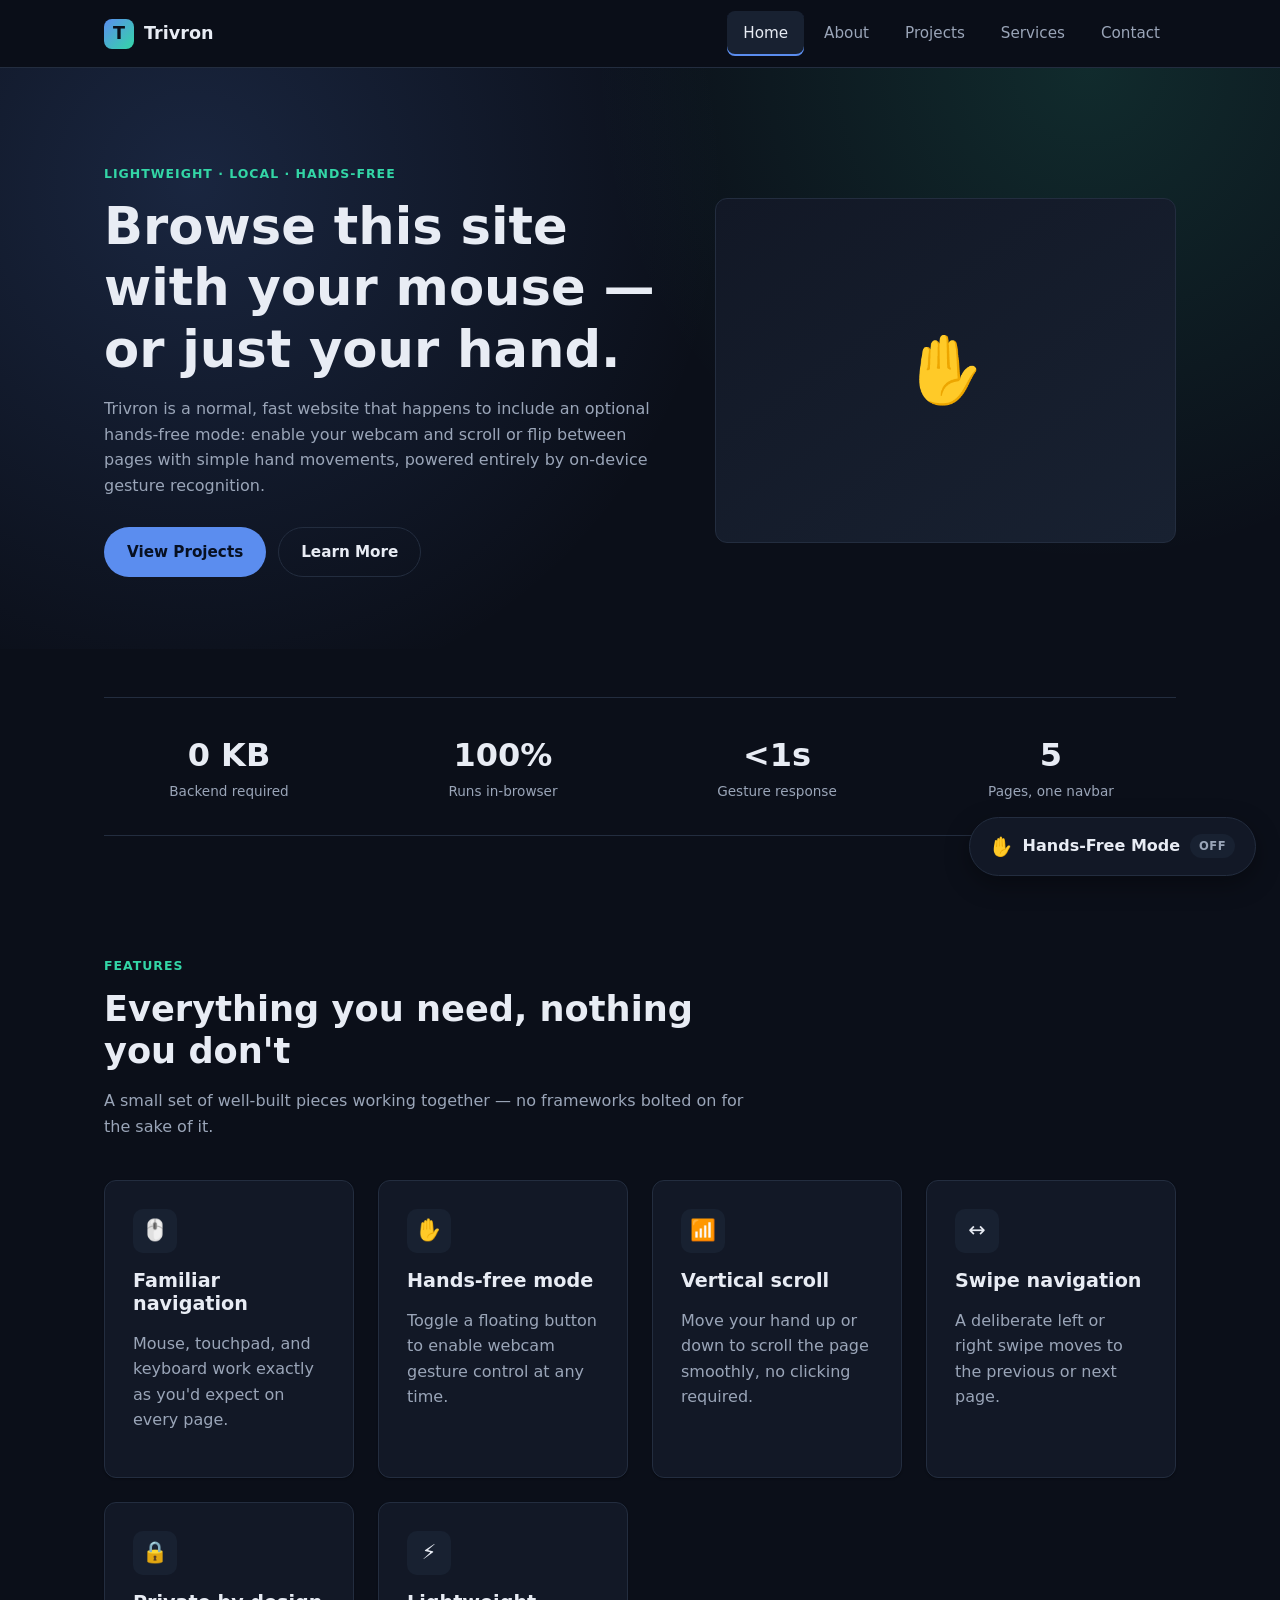
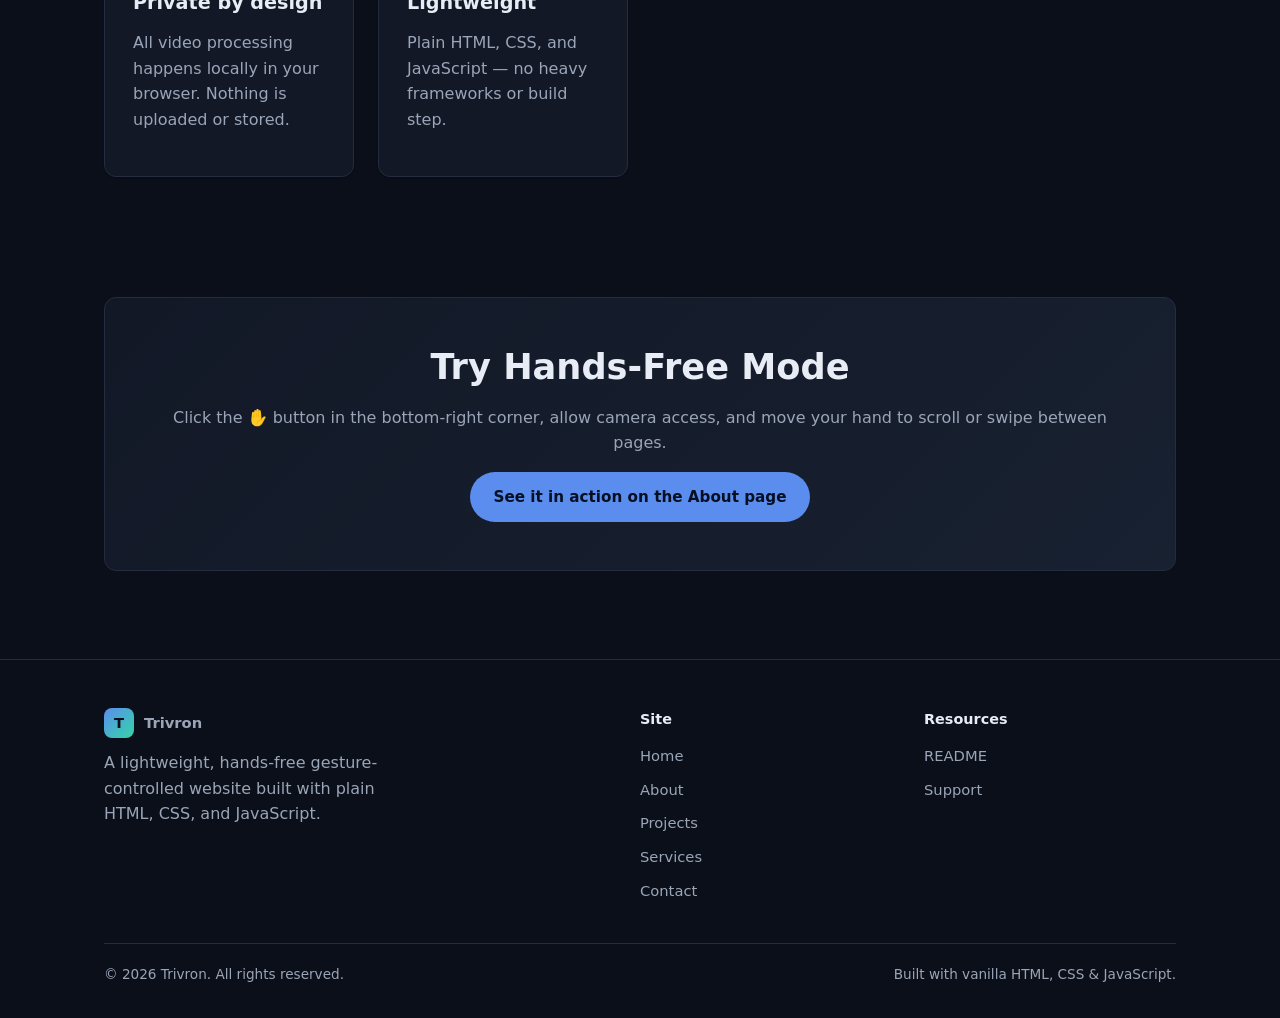
<file: index.html>
<!DOCTYPE html>
<html lang="en">
<head>
<meta charset="UTF-8">
<meta name="viewport" content="width=device-width, initial-scale=1.0">
<title>Trivron — Hands-Free Web Experiences</title>
<meta name="description" content="A modern, lightweight website you can navigate with a mouse, keyboard, or your hands via webcam gesture control.">
<link rel="stylesheet" href="css/style.css">
</head>
<body>
<a class="skip-link" href="#main">Skip to content</a>

<header class="navbar">
    <div class="navbar__inner">
        <a class="navbar__brand" href="index.html">
            <span class="navbar__brand-mark">T</span>
            Trivron
        </a>
        <button class="navbar__toggle" id="nav-toggle" aria-expanded="false" aria-controls="nav-links" aria-label="Toggle navigation menu">☰</button>
        <nav aria-label="Primary">
            <ul class="navbar__links" id="nav-links">
                <li><a class="navbar__link" data-nav-link href="index.html">Home</a></li>
                <li><a class="navbar__link" data-nav-link href="about.html">About</a></li>
                <li><a class="navbar__link" data-nav-link href="projects.html">Projects</a></li>
                <li><a class="navbar__link" data-nav-link href="services.html">Services</a></li>
                <li><a class="navbar__link" data-nav-link href="contact.html">Contact</a></li>
            </ul>
        </nav>
    </div>
</header>

<main id="main">

    <section class="hero">
        <div class="container hero__grid">
            <div>
                <p class="eyebrow">Lightweight · Local · Hands-free</p>
                <h1>Browse this site with your mouse — or just your hand.</h1>
                <p>Trivron is a normal, fast website that happens to include an optional hands-free
                   mode: enable your webcam and scroll or flip between pages with simple hand
                   movements, powered entirely by on-device gesture recognition.</p>
                <div class="hero__actions">
                    <a class="btn btn--primary" href="projects.html">View Projects</a>
                    <a class="btn btn--ghost" href="about.html">Learn More</a>
                </div>
            </div>
            <div class="hero__art" aria-hidden="true">✋</div>
        </div>
    </section>

    <section class="is-tight">
        <div class="container">
            <div class="stat-row">
                <div class="stat"><div class="stat__num">0 KB</div><div class="stat__label">Backend required</div></div>
                <div class="stat"><div class="stat__num">100%</div><div class="stat__label">Runs in-browser</div></div>
                <div class="stat"><div class="stat__num">&lt;1s</div><div class="stat__label">Gesture response</div></div>
                <div class="stat"><div class="stat__num">5</div><div class="stat__label">Pages, one navbar</div></div>
            </div>
        </div>
    </section>

    <section>
        <div class="container">
            <div class="section-head">
                <p class="eyebrow">Features</p>
                <h2>Everything you need, nothing you don't</h2>
                <p>A small set of well-built pieces working together — no frameworks bolted on
                   for the sake of it.</p>
            </div>
            <div class="grid">
                <div class="card">
                    <div class="card__icon">🖱️</div>
                    <h3>Familiar navigation</h3>
                    <p>Mouse, touchpad, and keyboard work exactly as you'd expect on every page.</p>
                </div>
                <div class="card">
                    <div class="card__icon">✋</div>
                    <h3>Hands-free mode</h3>
                    <p>Toggle a floating button to enable webcam gesture control at any time.</p>
                </div>
                <div class="card">
                    <div class="card__icon">📶</div>
                    <h3>Vertical scroll</h3>
                    <p>Move your hand up or down to scroll the page smoothly, no clicking required.</p>
                </div>
                <div class="card">
                    <div class="card__icon">↔️</div>
                    <h3>Swipe navigation</h3>
                    <p>A deliberate left or right swipe moves to the previous or next page.</p>
                </div>
                <div class="card">
                    <div class="card__icon">🔒</div>
                    <h3>Private by design</h3>
                    <p>All video processing happens locally in your browser. Nothing is uploaded or stored.</p>
                </div>
                <div class="card">
                    <div class="card__icon">⚡</div>
                    <h3>Lightweight</h3>
                    <p>Plain HTML, CSS, and JavaScript — no heavy frameworks or build step.</p>
                </div>
            </div>
        </div>
    </section>

    <section class="is-tight">
        <div class="container">
            <div class="cta">
                <h2>Try Hands-Free Mode</h2>
                <p>Click the ✋ button in the bottom-right corner, allow camera access, and move
                   your hand to scroll or swipe between pages.</p>
                <a class="btn btn--primary" href="about.html">See it in action on the About page</a>
            </div>
        </div>
    </section>

</main>

<footer class="site-footer">
    <div class="container">
        <div class="footer__grid">
            <div>
                <a class="navbar__brand" href="index.html"><span class="navbar__brand-mark">T</span>Trivron</a>
                <p style="margin-top:12px;max-width:320px;">A lightweight, hands-free gesture-controlled website built with plain HTML, CSS, and JavaScript.</p>
            </div>
            <div>
                <h4>Site</h4>
                <ul>
                    <li><a href="index.html">Home</a></li>
                    <li><a href="about.html">About</a></li>
                    <li><a href="projects.html">Projects</a></li>
                    <li><a href="services.html">Services</a></li>
                    <li><a href="contact.html">Contact</a></li>
                </ul>
            </div>
            <div>
                <h4>Resources</h4>
                <ul>
                    <li><a href="README.md">README</a></li>
                    <li><a href="contact.html">Support</a></li>
                </ul>
            </div>
        </div>
        <div class="footer__bottom">
            <span>© 2026 Trivron. All rights reserved.</span>
            <span>Built with vanilla HTML, CSS &amp; JavaScript.</span>
        </div>
    </div>
</footer>

<!-- ===== Hands-Free Mode widget (shared markup, identical on every page) ===== -->
<div class="hf-panel" id="hf-panel" hidden>
    <div class="hf-panel__video-wrap">
        <video id="hf-video" autoplay playsinline aria-label="Camera preview for hand tracking"></video>
        <button class="hf-panel__minimize" id="hf-minimize" aria-expanded="true" aria-label="Minimize camera preview">–</button>
    </div>
    <div class="hf-panel__status">
        <span class="hf-dot" id="hf-status-dot"></span>
        <span id="hf-status-text">Waiting for hand...</span>
    </div>
    <div class="hf-panel__gesture" id="hf-gesture-text"></div>
</div>

<div class="hf-error" id="hf-error" role="alert" hidden>
    <p id="hf-error-text"></p>
    <button id="hf-error-dismiss">Dismiss</button>
</div>

<pre class="hf-debug" id="hf-debug" hidden><code id="hf-debug-content"></code></pre>

<button class="hf-toggle" id="hf-toggle" type="button" aria-pressed="false" aria-label="Toggle hands-free gesture mode">
    <span class="hf-toggle__icon" aria-hidden="true">✋</span>
    <span>Hands-Free Mode</span>
    <span class="hf-toggle__label" id="hf-toggle-label">OFF</span>
</button>

<script src="js/config.js"></script>
<script src="js/navigation.js"></script>
<script src="js/hand-gesture-utility.js"></script>
<script src="js/app.js"></script>
</body>
</html>
</file>
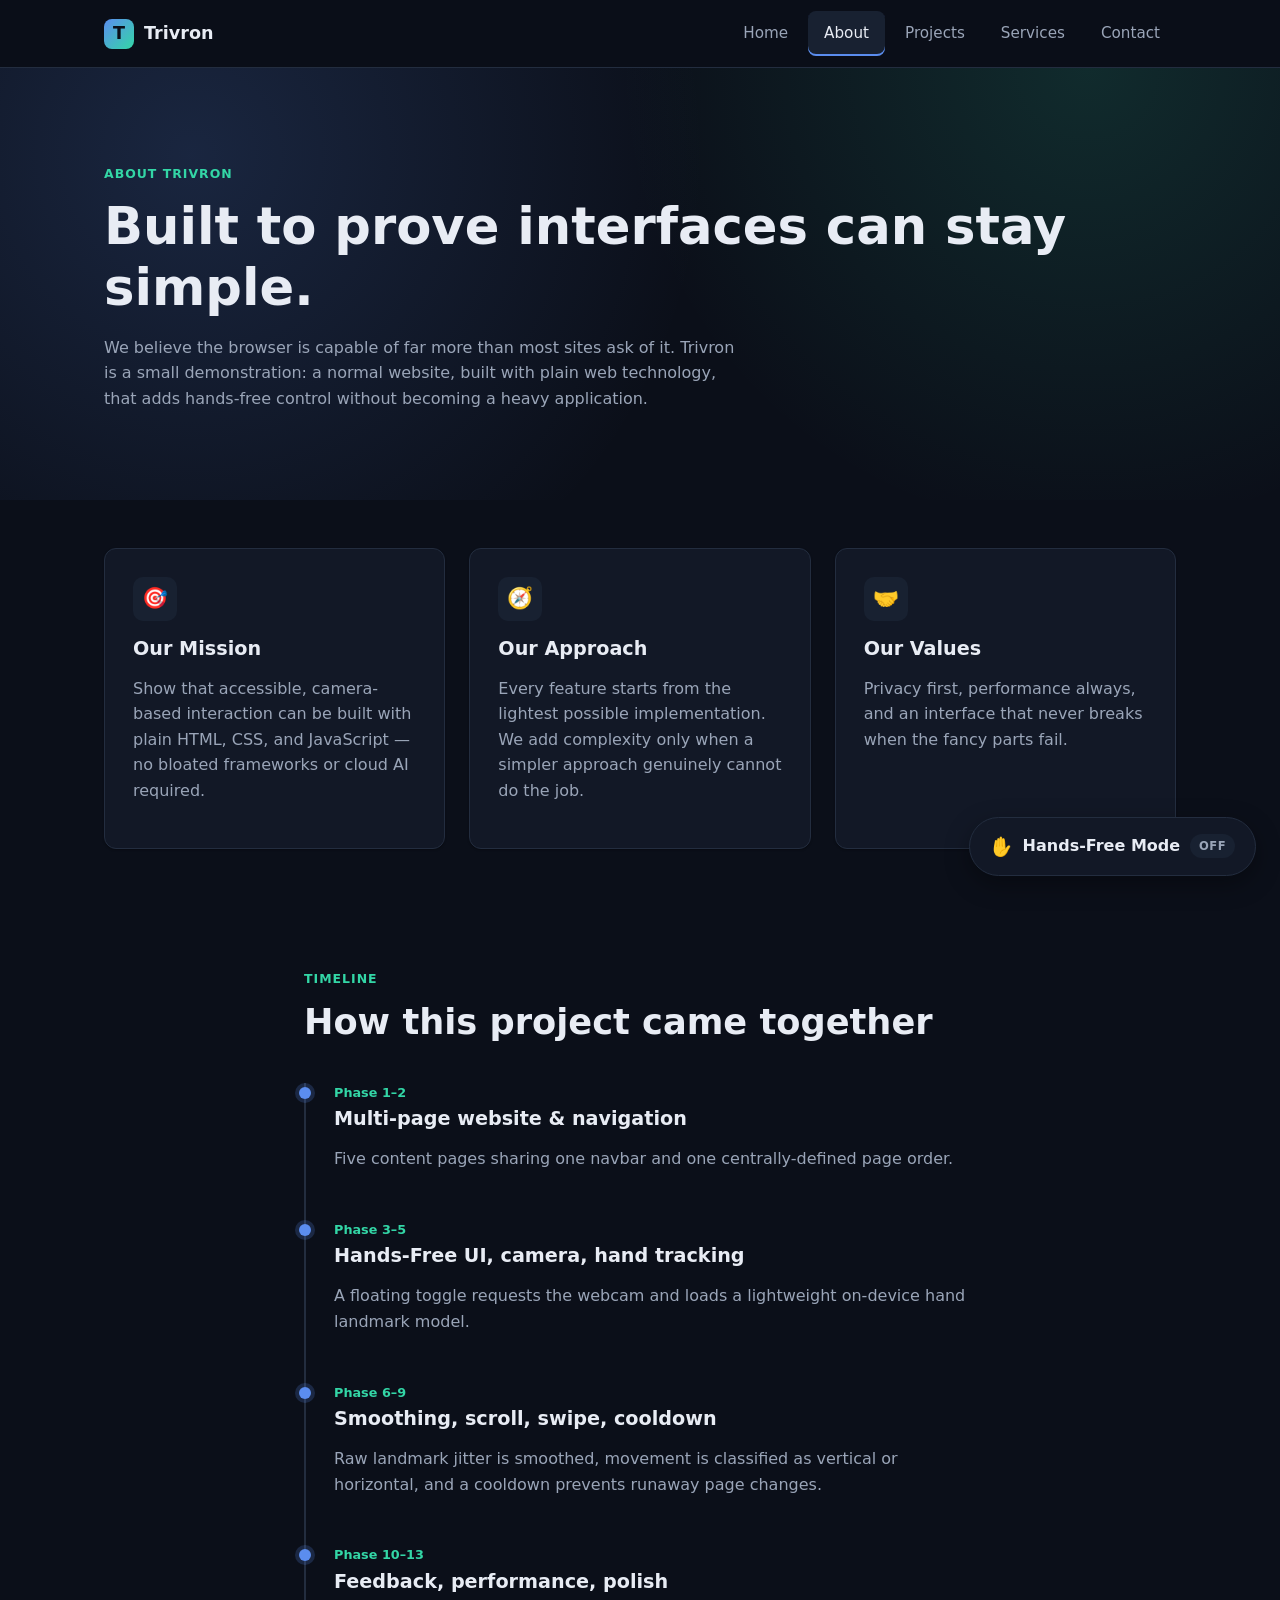
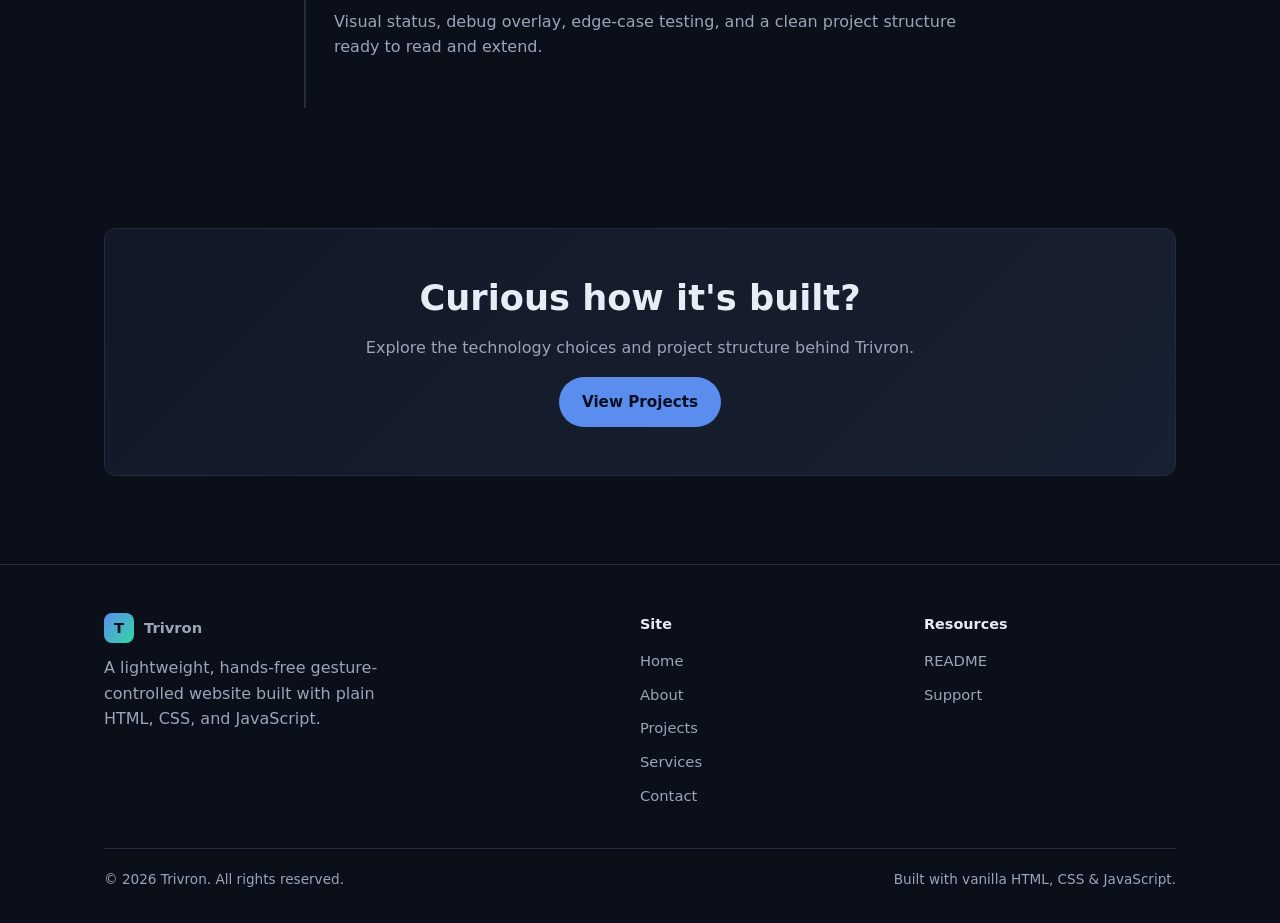
<file: about.html>
<!DOCTYPE html>
<html lang="en">
<head>
<meta charset="UTF-8">
<meta name="viewport" content="width=device-width, initial-scale=1.0">
<title>About — Trivron</title>
<meta name="description" content="Learn about Trivron's mission to make the web more accessible through lightweight, hands-free interaction.">
<link rel="stylesheet" href="css/style.css">
</head>
<body>
<a class="skip-link" href="#main">Skip to content</a>

<header class="navbar">
    <div class="navbar__inner">
        <a class="navbar__brand" href="index.html">
            <span class="navbar__brand-mark">T</span>
            Trivron
        </a>
        <button class="navbar__toggle" id="nav-toggle" aria-expanded="false" aria-controls="nav-links" aria-label="Toggle navigation menu">☰</button>
        <nav aria-label="Primary">
            <ul class="navbar__links" id="nav-links">
                <li><a class="navbar__link" data-nav-link href="index.html">Home</a></li>
                <li><a class="navbar__link" data-nav-link href="about.html">About</a></li>
                <li><a class="navbar__link" data-nav-link href="projects.html">Projects</a></li>
                <li><a class="navbar__link" data-nav-link href="services.html">Services</a></li>
                <li><a class="navbar__link" data-nav-link href="contact.html">Contact</a></li>
            </ul>
        </nav>
    </div>
</header>

<main id="main">

    <section class="hero">
        <div class="container">
            <p class="eyebrow">About Trivron</p>
            <h1>Built to prove interfaces can stay simple.</h1>
            <p style="max-width:640px;">We believe the browser is capable of far more than most sites
               ask of it. Trivron is a small demonstration: a normal website, built with plain web
               technology, that adds hands-free control without becoming a heavy application.</p>
        </div>
    </section>

    <section class="is-tight">
        <div class="container grid" style="grid-template-columns:repeat(3,1fr);">
            <div class="card">
                <div class="card__icon">🎯</div>
                <h3>Our Mission</h3>
                <p>Show that accessible, camera-based interaction can be built with plain HTML,
                   CSS, and JavaScript — no bloated frameworks or cloud AI required.</p>
            </div>
            <div class="card">
                <div class="card__icon">🧭</div>
                <h3>Our Approach</h3>
                <p>Every feature starts from the lightest possible implementation. We add
                   complexity only when a simpler approach genuinely cannot do the job.</p>
            </div>
            <div class="card">
                <div class="card__icon">🤝</div>
                <h3>Our Values</h3>
                <p>Privacy first, performance always, and an interface that never breaks when the
                   fancy parts fail.</p>
            </div>
        </div>
    </section>

    <section>
        <div class="container" style="max-width:720px;">
            <div class="section-head">
                <p class="eyebrow">Timeline</p>
                <h2>How this project came together</h2>
            </div>
            <ul class="timeline">
                <li>
                    <time>Phase 1–2</time>
                    <h3>Multi-page website &amp; navigation</h3>
                    <p>Five content pages sharing one navbar and one centrally-defined page order.</p>
                </li>
                <li>
                    <time>Phase 3–5</time>
                    <h3>Hands-Free UI, camera, hand tracking</h3>
                    <p>A floating toggle requests the webcam and loads a lightweight on-device hand
                       landmark model.</p>
                </li>
                <li>
                    <time>Phase 6–9</time>
                    <h3>Smoothing, scroll, swipe, cooldown</h3>
                    <p>Raw landmark jitter is smoothed, movement is classified as vertical or
                       horizontal, and a cooldown prevents runaway page changes.</p>
                </li>
                <li>
                    <time>Phase 10–13</time>
                    <h3>Feedback, performance, polish</h3>
                    <p>Visual status, debug overlay, edge-case testing, and a clean project
                       structure ready to read and extend.</p>
                </li>
            </ul>
        </div>
    </section>

    <section class="is-tight">
        <div class="container">
            <div class="cta">
                <h2>Curious how it's built?</h2>
                <p>Explore the technology choices and project structure behind Trivron.</p>
                <a class="btn btn--primary" href="projects.html">View Projects</a>
            </div>
        </div>
    </section>

</main>

<footer class="site-footer">
    <div class="container">
        <div class="footer__grid">
            <div>
                <a class="navbar__brand" href="index.html"><span class="navbar__brand-mark">T</span>Trivron</a>
                <p style="margin-top:12px;max-width:320px;">A lightweight, hands-free gesture-controlled website built with plain HTML, CSS, and JavaScript.</p>
            </div>
            <div>
                <h4>Site</h4>
                <ul>
                    <li><a href="index.html">Home</a></li>
                    <li><a href="about.html">About</a></li>
                    <li><a href="projects.html">Projects</a></li>
                    <li><a href="services.html">Services</a></li>
                    <li><a href="contact.html">Contact</a></li>
                </ul>
            </div>
            <div>
                <h4>Resources</h4>
                <ul>
                    <li><a href="README.md">README</a></li>
                    <li><a href="contact.html">Support</a></li>
                </ul>
            </div>
        </div>
        <div class="footer__bottom">
            <span>© 2026 Trivron. All rights reserved.</span>
            <span>Built with vanilla HTML, CSS &amp; JavaScript.</span>
        </div>
    </div>
</footer>

<div class="hf-panel" id="hf-panel" hidden>
    <div class="hf-panel__video-wrap">
        <video id="hf-video" autoplay playsinline aria-label="Camera preview for hand tracking"></video>
        <button class="hf-panel__minimize" id="hf-minimize" aria-expanded="true" aria-label="Minimize camera preview">–</button>
    </div>
    <div class="hf-panel__status">
        <span class="hf-dot" id="hf-status-dot"></span>
        <span id="hf-status-text">Waiting for hand...</span>
    </div>
    <div class="hf-panel__gesture" id="hf-gesture-text"></div>
</div>

<div class="hf-error" id="hf-error" role="alert" hidden>
    <p id="hf-error-text"></p>
    <button id="hf-error-dismiss">Dismiss</button>
</div>

<pre class="hf-debug" id="hf-debug" hidden><code id="hf-debug-content"></code></pre>

<button class="hf-toggle" id="hf-toggle" type="button" aria-pressed="false" aria-label="Toggle hands-free gesture mode">
    <span class="hf-toggle__icon" aria-hidden="true">✋</span>
    <span>Hands-Free Mode</span>
    <span class="hf-toggle__label" id="hf-toggle-label">OFF</span>
</button>

<script src="js/config.js"></script>
<script src="js/navigation.js"></script>
<script src="js/hand-gesture-utility.js"></script>
<script src="js/app.js"></script>
</body>
</html>
</file>
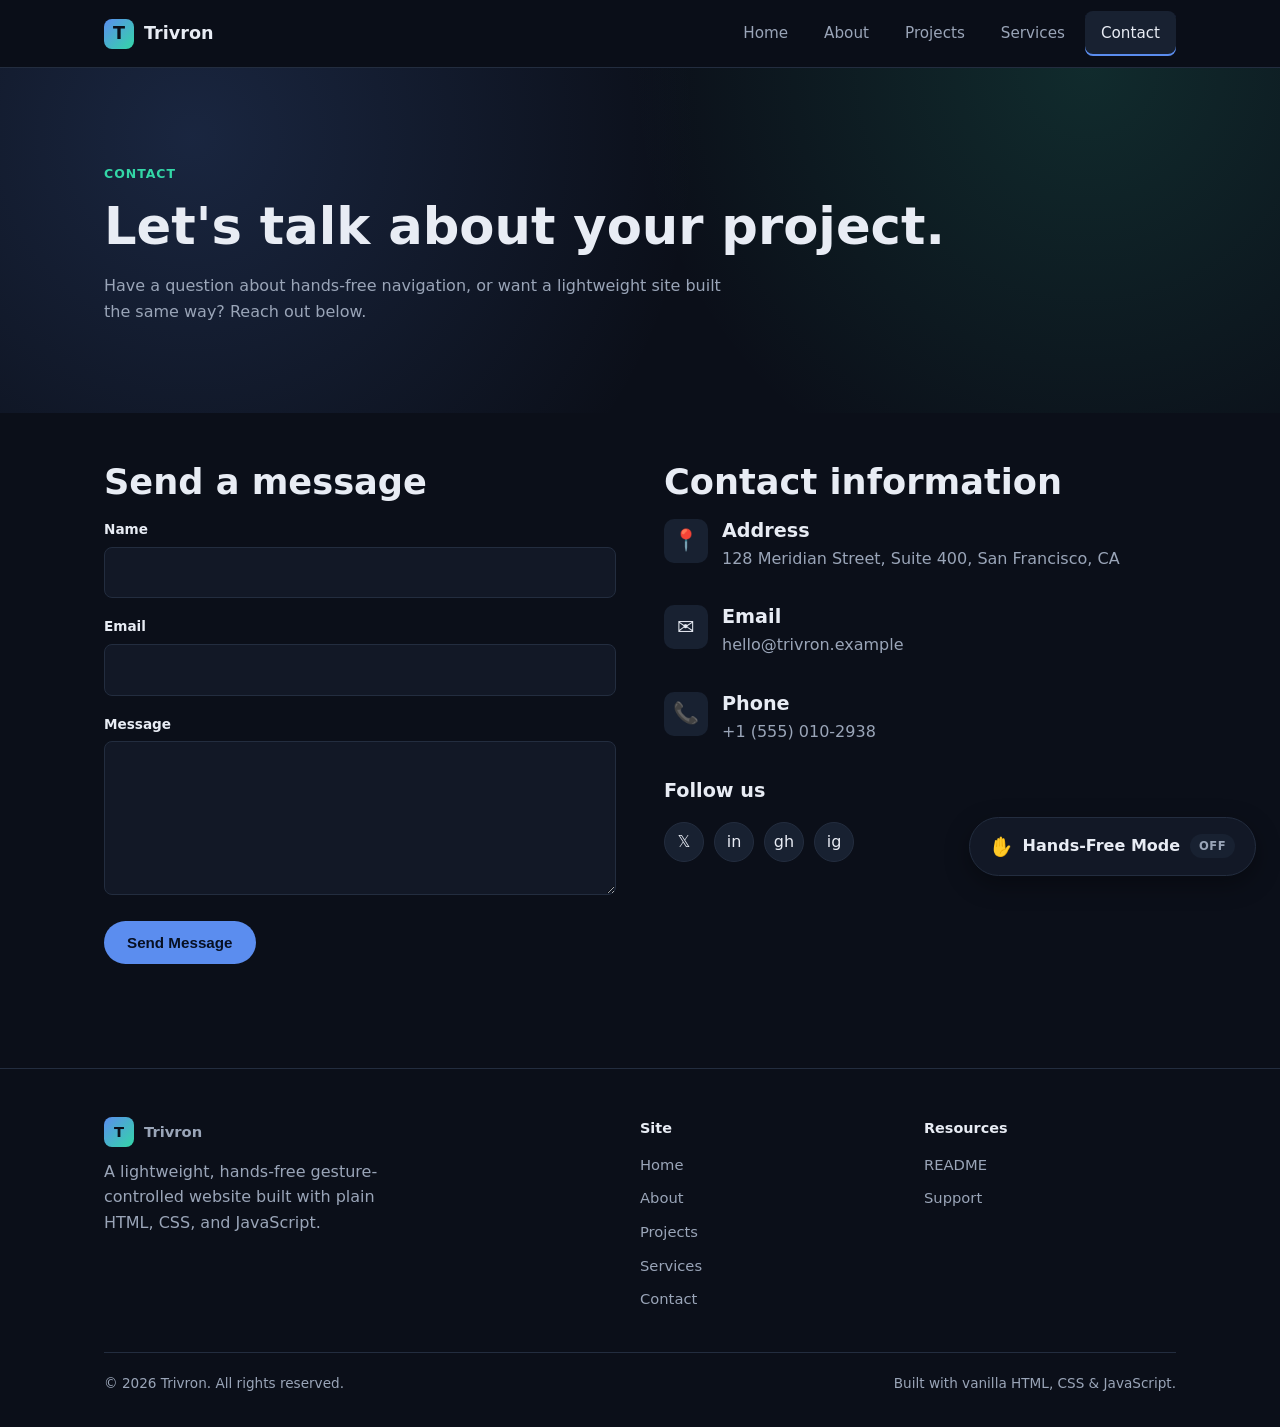
<file: contact.html>
<!DOCTYPE html>
<html lang="en">
<head>
<meta charset="UTF-8">
<meta name="viewport" content="width=device-width, initial-scale=1.0">
<title>Contact — Trivron</title>
<meta name="description" content="Get in touch with the Trivron team.">
<link rel="stylesheet" href="css/style.css">
</head>
<body>
<a class="skip-link" href="#main">Skip to content</a>

<header class="navbar">
    <div class="navbar__inner">
        <a class="navbar__brand" href="index.html">
            <span class="navbar__brand-mark">T</span>
            Trivron
        </a>
        <button class="navbar__toggle" id="nav-toggle" aria-expanded="false" aria-controls="nav-links" aria-label="Toggle navigation menu">☰</button>
        <nav aria-label="Primary">
            <ul class="navbar__links" id="nav-links">
                <li><a class="navbar__link" data-nav-link href="index.html">Home</a></li>
                <li><a class="navbar__link" data-nav-link href="about.html">About</a></li>
                <li><a class="navbar__link" data-nav-link href="projects.html">Projects</a></li>
                <li><a class="navbar__link" data-nav-link href="services.html">Services</a></li>
                <li><a class="navbar__link" data-nav-link href="contact.html">Contact</a></li>
            </ul>
        </nav>
    </div>
</header>

<main id="main">

    <section class="hero">
        <div class="container">
            <p class="eyebrow">Contact</p>
            <h1>Let's talk about your project.</h1>
            <p style="max-width:640px;">Have a question about hands-free navigation, or want a
               lightweight site built the same way? Reach out below.</p>
        </div>
    </section>

    <section class="is-tight">
        <div class="container contact-grid">
            <div>
                <h2>Send a message</h2>
                <form id="contact-form" novalidate>
                    <div class="form-field">
                        <label for="name">Name</label>
                        <input type="text" id="name" name="name" autocomplete="name" required>
                    </div>
                    <div class="form-field">
                        <label for="email">Email</label>
                        <input type="email" id="email" name="email" autocomplete="email" required>
                    </div>
                    <div class="form-field">
                        <label for="message">Message</label>
                        <textarea id="message" name="message" rows="5" required></textarea>
                    </div>
                    <button class="btn btn--primary" type="submit">Send Message</button>
                    <p id="contact-form-status" role="status" style="margin-top:12px;"></p>
                </form>
            </div>

            <div>
                <h2>Contact information</h2>
                <div class="info-row">
                    <div class="card__icon">📍</div>
                    <div>
                        <h3 style="margin-bottom:4px;">Address</h3>
                        <p>128 Meridian Street, Suite 400, San Francisco, CA</p>
                    </div>
                </div>
                <div class="info-row">
                    <div class="card__icon">✉️</div>
                    <div>
                        <h3 style="margin-bottom:4px;">Email</h3>
                        <p>hello@trivron.example</p>
                    </div>
                </div>
                <div class="info-row">
                    <div class="card__icon">📞</div>
                    <div>
                        <h3 style="margin-bottom:4px;">Phone</h3>
                        <p>+1 (555) 010-2938</p>
                    </div>
                </div>

                <h3>Follow us</h3>
                <div class="social-links">
                    <a href="#" aria-label="Twitter / X">𝕏</a>
                    <a href="#" aria-label="LinkedIn">in</a>
                    <a href="#" aria-label="GitHub">gh</a>
                    <a href="#" aria-label="Instagram">ig</a>
                </div>
            </div>
        </div>
    </section>

</main>

<footer class="site-footer">
    <div class="container">
        <div class="footer__grid">
            <div>
                <a class="navbar__brand" href="index.html"><span class="navbar__brand-mark">T</span>Trivron</a>
                <p style="margin-top:12px;max-width:320px;">A lightweight, hands-free gesture-controlled website built with plain HTML, CSS, and JavaScript.</p>
            </div>
            <div>
                <h4>Site</h4>
                <ul>
                    <li><a href="index.html">Home</a></li>
                    <li><a href="about.html">About</a></li>
                    <li><a href="projects.html">Projects</a></li>
                    <li><a href="services.html">Services</a></li>
                    <li><a href="contact.html">Contact</a></li>
                </ul>
            </div>
            <div>
                <h4>Resources</h4>
                <ul>
                    <li><a href="README.md">README</a></li>
                    <li><a href="contact.html">Support</a></li>
                </ul>
            </div>
        </div>
        <div class="footer__bottom">
            <span>© 2026 Trivron. All rights reserved.</span>
            <span>Built with vanilla HTML, CSS &amp; JavaScript.</span>
        </div>
    </div>
</footer>

<div class="hf-panel" id="hf-panel" hidden>
    <div class="hf-panel__video-wrap">
        <video id="hf-video" autoplay playsinline aria-label="Camera preview for hand tracking"></video>
        <button class="hf-panel__minimize" id="hf-minimize" aria-expanded="true" aria-label="Minimize camera preview">–</button>
    </div>
    <div class="hf-panel__status">
        <span class="hf-dot" id="hf-status-dot"></span>
        <span id="hf-status-text">Waiting for hand...</span>
    </div>
    <div class="hf-panel__gesture" id="hf-gesture-text"></div>
</div>

<div class="hf-error" id="hf-error" role="alert" hidden>
    <p id="hf-error-text"></p>
    <button id="hf-error-dismiss">Dismiss</button>
</div>

<pre class="hf-debug" id="hf-debug" hidden><code id="hf-debug-content"></code></pre>

<button class="hf-toggle" id="hf-toggle" type="button" aria-pressed="false" aria-label="Toggle hands-free gesture mode">
    <span class="hf-toggle__icon" aria-hidden="true">✋</span>
    <span>Hands-Free Mode</span>
    <span class="hf-toggle__label" id="hf-toggle-label">OFF</span>
</button>

<script src="js/config.js"></script>
<script src="js/navigation.js"></script>
<script src="js/hand-gesture-utility.js"></script>
<script src="js/app.js"></script>
<script>
    /* Contact form: no backend, so we simply prevent the default submit
       and show a friendly confirmation. Kept local to this page since it
       is the only page that needs it. */
    document.getElementById("contact-form").addEventListener("submit", function (event) {
        event.preventDefault();
        document.getElementById("contact-form-status").textContent =
            "Thanks! This is a demo form, so no message was actually sent.";
        event.target.reset();
    });
</script>
</body>
</html>
</file>
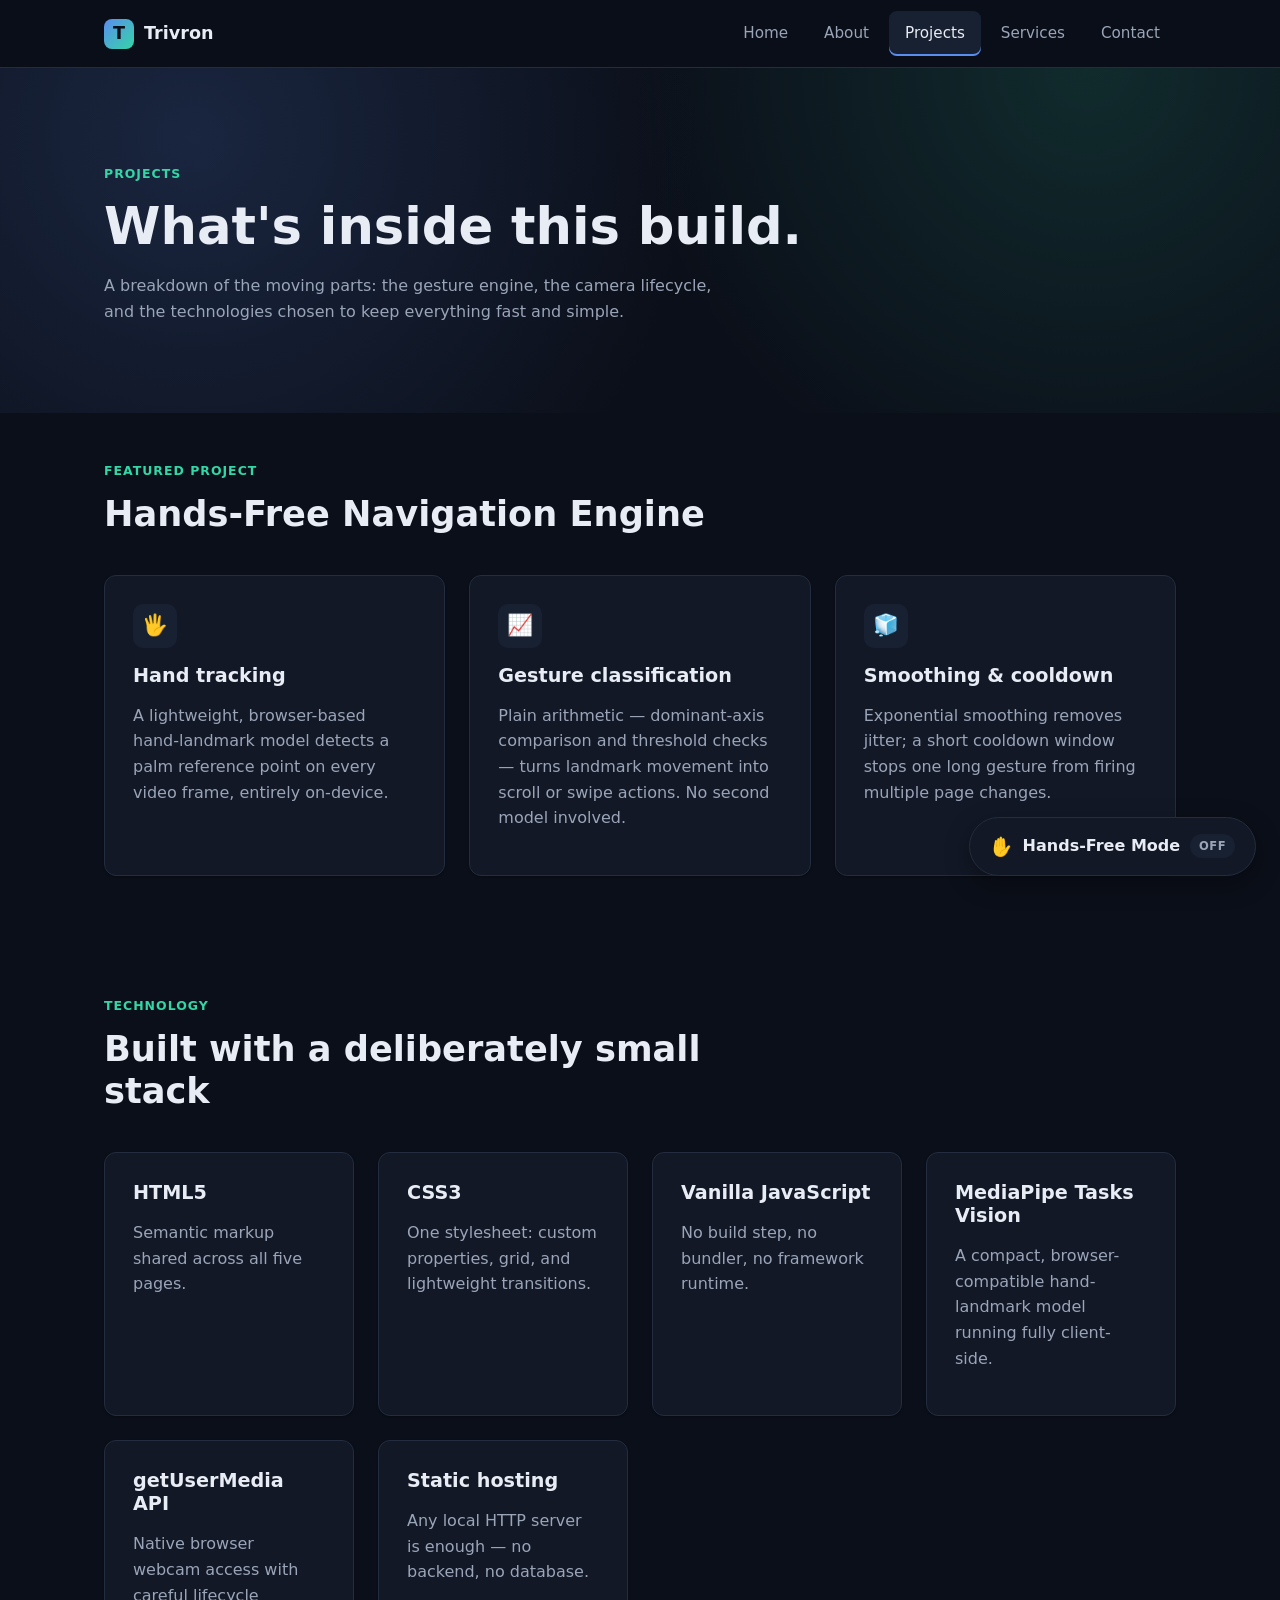
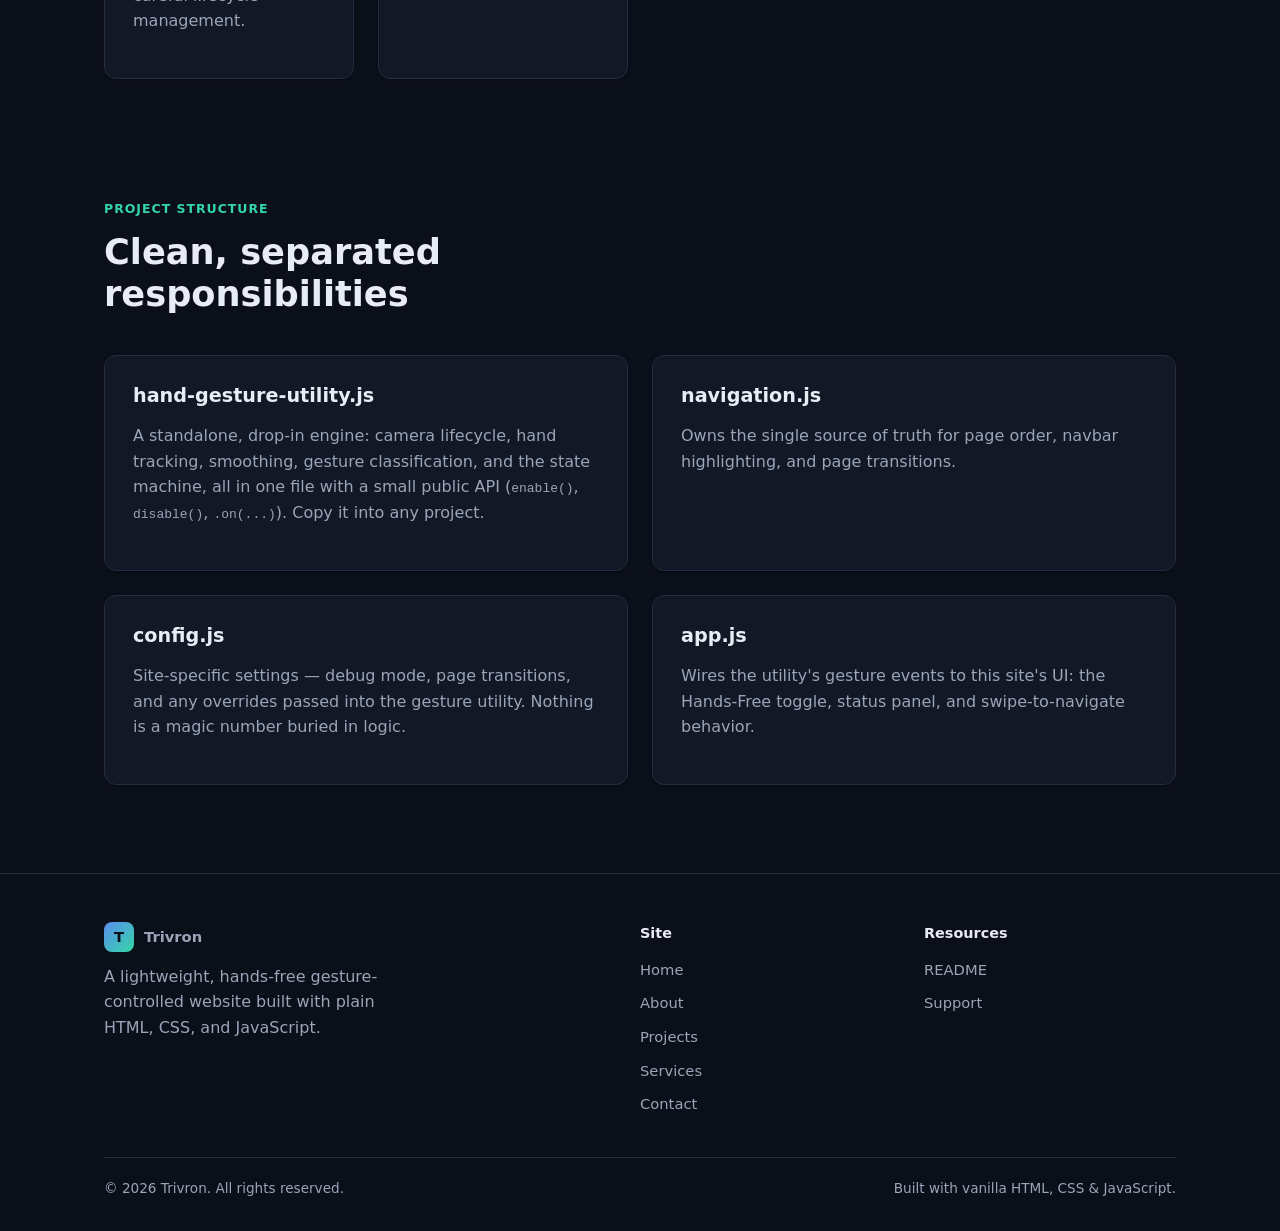
<file: projects.html>
<!DOCTYPE html>
<html lang="en">
<head>
<meta charset="UTF-8">
<meta name="viewport" content="width=device-width, initial-scale=1.0">
<title>Projects — Trivron</title>
<meta name="description" content="A look at the technology and project structure behind Trivron's hands-free gesture-controlled website.">
<link rel="stylesheet" href="css/style.css">
</head>
<body>
<a class="skip-link" href="#main">Skip to content</a>

<header class="navbar">
    <div class="navbar__inner">
        <a class="navbar__brand" href="index.html">
            <span class="navbar__brand-mark">T</span>
            Trivron
        </a>
        <button class="navbar__toggle" id="nav-toggle" aria-expanded="false" aria-controls="nav-links" aria-label="Toggle navigation menu">☰</button>
        <nav aria-label="Primary">
            <ul class="navbar__links" id="nav-links">
                <li><a class="navbar__link" data-nav-link href="index.html">Home</a></li>
                <li><a class="navbar__link" data-nav-link href="about.html">About</a></li>
                <li><a class="navbar__link" data-nav-link href="projects.html">Projects</a></li>
                <li><a class="navbar__link" data-nav-link href="services.html">Services</a></li>
                <li><a class="navbar__link" data-nav-link href="contact.html">Contact</a></li>
            </ul>
        </nav>
    </div>
</header>

<main id="main">

    <section class="hero">
        <div class="container">
            <p class="eyebrow">Projects</p>
            <h1>What's inside this build.</h1>
            <p style="max-width:640px;">A breakdown of the moving parts: the gesture engine, the
               camera lifecycle, and the technologies chosen to keep everything fast and simple.</p>
        </div>
    </section>

    <section class="is-tight">
        <div class="container">
            <div class="section-head">
                <p class="eyebrow">Featured Project</p>
                <h2>Hands-Free Navigation Engine</h2>
            </div>
            <div class="grid" style="grid-template-columns:repeat(3,1fr);">
                <div class="card">
                    <div class="card__icon">🖐️</div>
                    <h3>Hand tracking</h3>
                    <p>A lightweight, browser-based hand-landmark model detects a palm reference
                       point on every video frame, entirely on-device.</p>
                </div>
                <div class="card">
                    <div class="card__icon">📈</div>
                    <h3>Gesture classification</h3>
                    <p>Plain arithmetic — dominant-axis comparison and threshold checks — turns
                       landmark movement into scroll or swipe actions. No second model involved.</p>
                </div>
                <div class="card">
                    <div class="card__icon">🧊</div>
                    <h3>Smoothing &amp; cooldown</h3>
                    <p>Exponential smoothing removes jitter; a short cooldown window stops one
                       long gesture from firing multiple page changes.</p>
                </div>
            </div>
        </div>
    </section>

    <section>
        <div class="container">
            <div class="section-head">
                <p class="eyebrow">Technology</p>
                <h2>Built with a deliberately small stack</h2>
            </div>
            <div class="grid">
                <div class="card"><h3>HTML5</h3><p>Semantic markup shared across all five pages.</p></div>
                <div class="card"><h3>CSS3</h3><p>One stylesheet: custom properties, grid, and lightweight transitions.</p></div>
                <div class="card"><h3>Vanilla JavaScript</h3><p>No build step, no bundler, no framework runtime.</p></div>
                <div class="card"><h3>MediaPipe Tasks Vision</h3><p>A compact, browser-compatible hand-landmark model running fully client-side.</p></div>
                <div class="card"><h3>getUserMedia API</h3><p>Native browser webcam access with careful lifecycle management.</p></div>
                <div class="card"><h3>Static hosting</h3><p>Any local HTTP server is enough — no backend, no database.</p></div>
            </div>
        </div>
    </section>

    <section class="is-tight">
        <div class="container">
            <div class="section-head">
                <p class="eyebrow">Project Structure</p>
                <h2>Clean, separated responsibilities</h2>
            </div>
            <div class="grid" style="grid-template-columns:repeat(2,1fr);">
                <div class="card">
                    <h3>hand-gesture-utility.js</h3>
                    <p>A standalone, drop-in engine: camera lifecycle, hand tracking, smoothing,
                       gesture classification, and the state machine, all in one file with a
                       small public API (<code>enable()</code>, <code>disable()</code>,
                       <code>.on(...)</code>). Copy it into any project.</p>
                </div>
                <div class="card">
                    <h3>navigation.js</h3>
                    <p>Owns the single source of truth for page order, navbar highlighting, and
                       page transitions.</p>
                </div>
                <div class="card">
                    <h3>config.js</h3>
                    <p>Site-specific settings — debug mode, page transitions, and any overrides
                       passed into the gesture utility. Nothing is a magic number buried in logic.</p>
                </div>
                <div class="card">
                    <h3>app.js</h3>
                    <p>Wires the utility's gesture events to this site's UI: the Hands-Free
                       toggle, status panel, and swipe-to-navigate behavior.</p>
                </div>
            </div>
        </div>
    </section>

</main>

<footer class="site-footer">
    <div class="container">
        <div class="footer__grid">
            <div>
                <a class="navbar__brand" href="index.html"><span class="navbar__brand-mark">T</span>Trivron</a>
                <p style="margin-top:12px;max-width:320px;">A lightweight, hands-free gesture-controlled website built with plain HTML, CSS, and JavaScript.</p>
            </div>
            <div>
                <h4>Site</h4>
                <ul>
                    <li><a href="index.html">Home</a></li>
                    <li><a href="about.html">About</a></li>
                    <li><a href="projects.html">Projects</a></li>
                    <li><a href="services.html">Services</a></li>
                    <li><a href="contact.html">Contact</a></li>
                </ul>
            </div>
            <div>
                <h4>Resources</h4>
                <ul>
                    <li><a href="README.md">README</a></li>
                    <li><a href="contact.html">Support</a></li>
                </ul>
            </div>
        </div>
        <div class="footer__bottom">
            <span>© 2026 Trivron. All rights reserved.</span>
            <span>Built with vanilla HTML, CSS &amp; JavaScript.</span>
        </div>
    </div>
</footer>

<div class="hf-panel" id="hf-panel" hidden>
    <div class="hf-panel__video-wrap">
        <video id="hf-video" autoplay playsinline aria-label="Camera preview for hand tracking"></video>
        <button class="hf-panel__minimize" id="hf-minimize" aria-expanded="true" aria-label="Minimize camera preview">–</button>
    </div>
    <div class="hf-panel__status">
        <span class="hf-dot" id="hf-status-dot"></span>
        <span id="hf-status-text">Waiting for hand...</span>
    </div>
    <div class="hf-panel__gesture" id="hf-gesture-text"></div>
</div>

<div class="hf-error" id="hf-error" role="alert" hidden>
    <p id="hf-error-text"></p>
    <button id="hf-error-dismiss">Dismiss</button>
</div>

<pre class="hf-debug" id="hf-debug" hidden><code id="hf-debug-content"></code></pre>

<button class="hf-toggle" id="hf-toggle" type="button" aria-pressed="false" aria-label="Toggle hands-free gesture mode">
    <span class="hf-toggle__icon" aria-hidden="true">✋</span>
    <span>Hands-Free Mode</span>
    <span class="hf-toggle__label" id="hf-toggle-label">OFF</span>
</button>

<script src="js/config.js"></script>
<script src="js/navigation.js"></script>
<script src="js/hand-gesture-utility.js"></script>
<script src="js/app.js"></script>
</body>
</html>
</file>
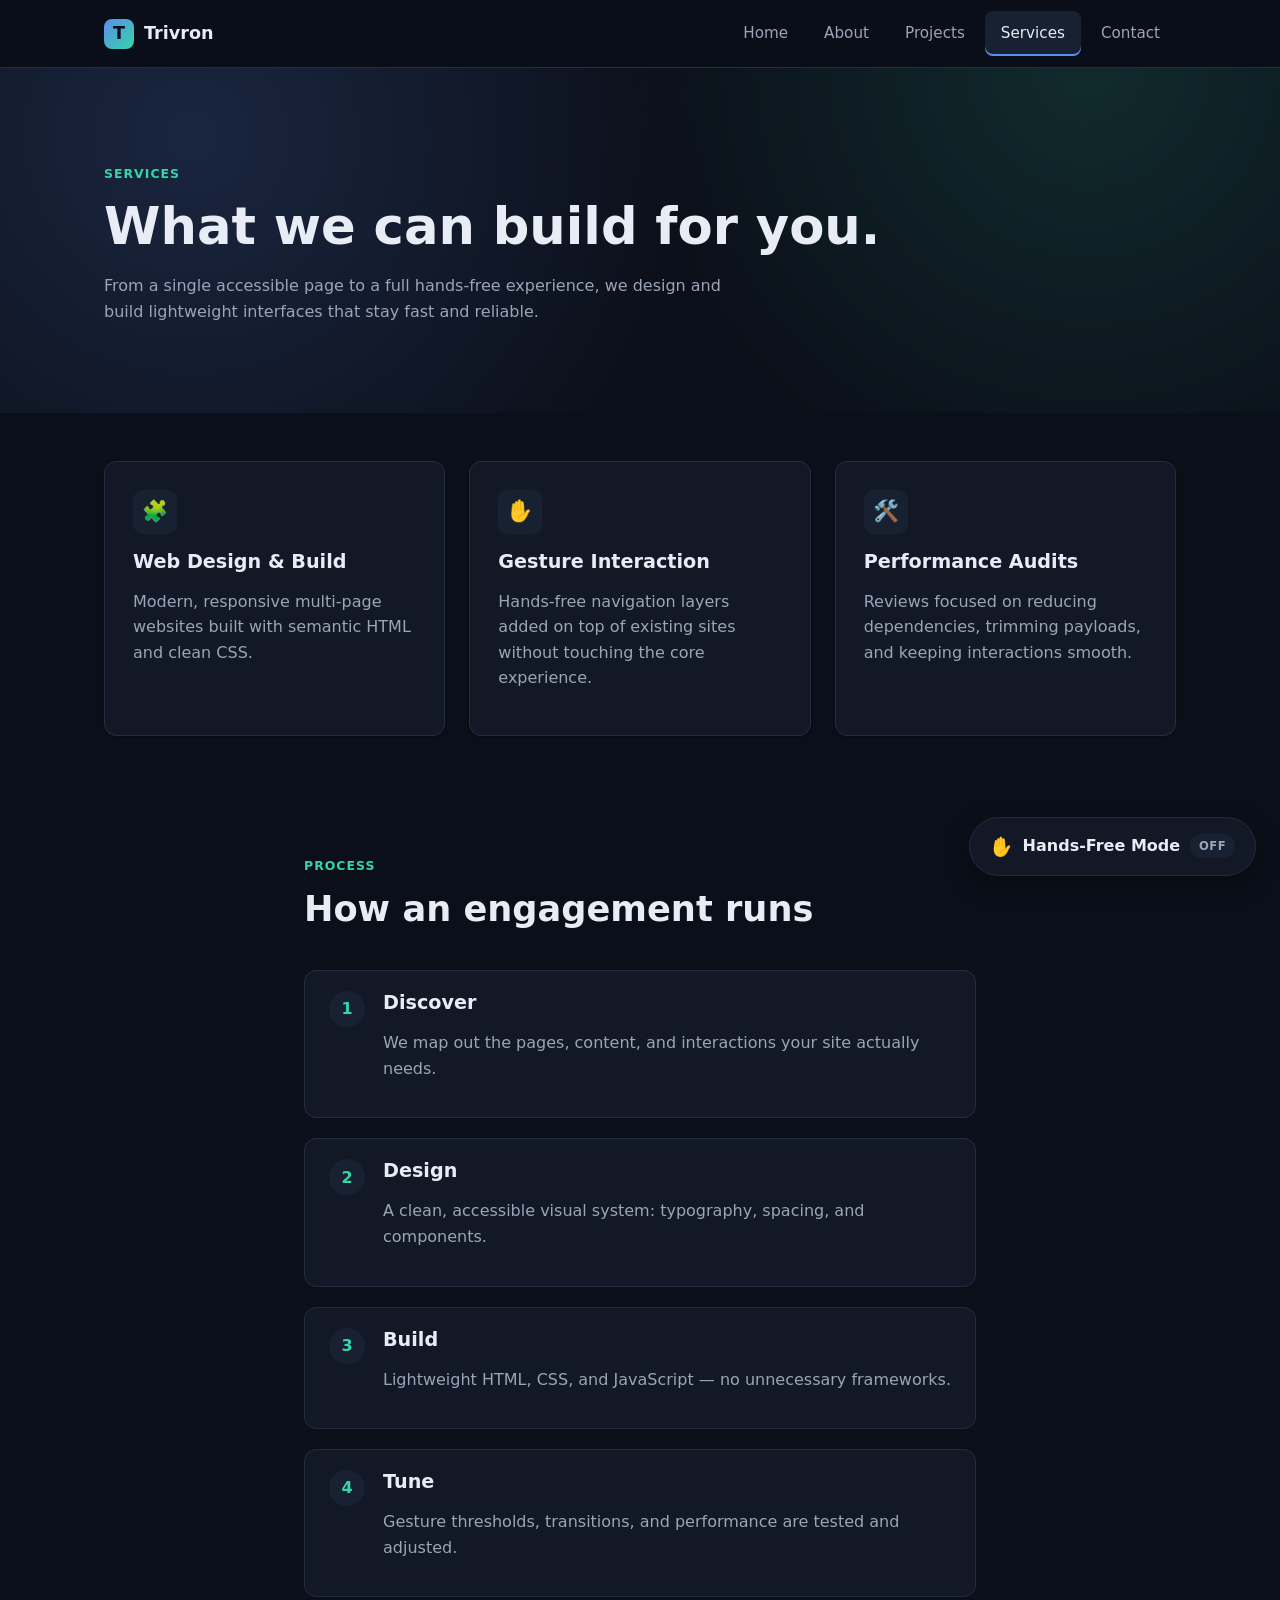
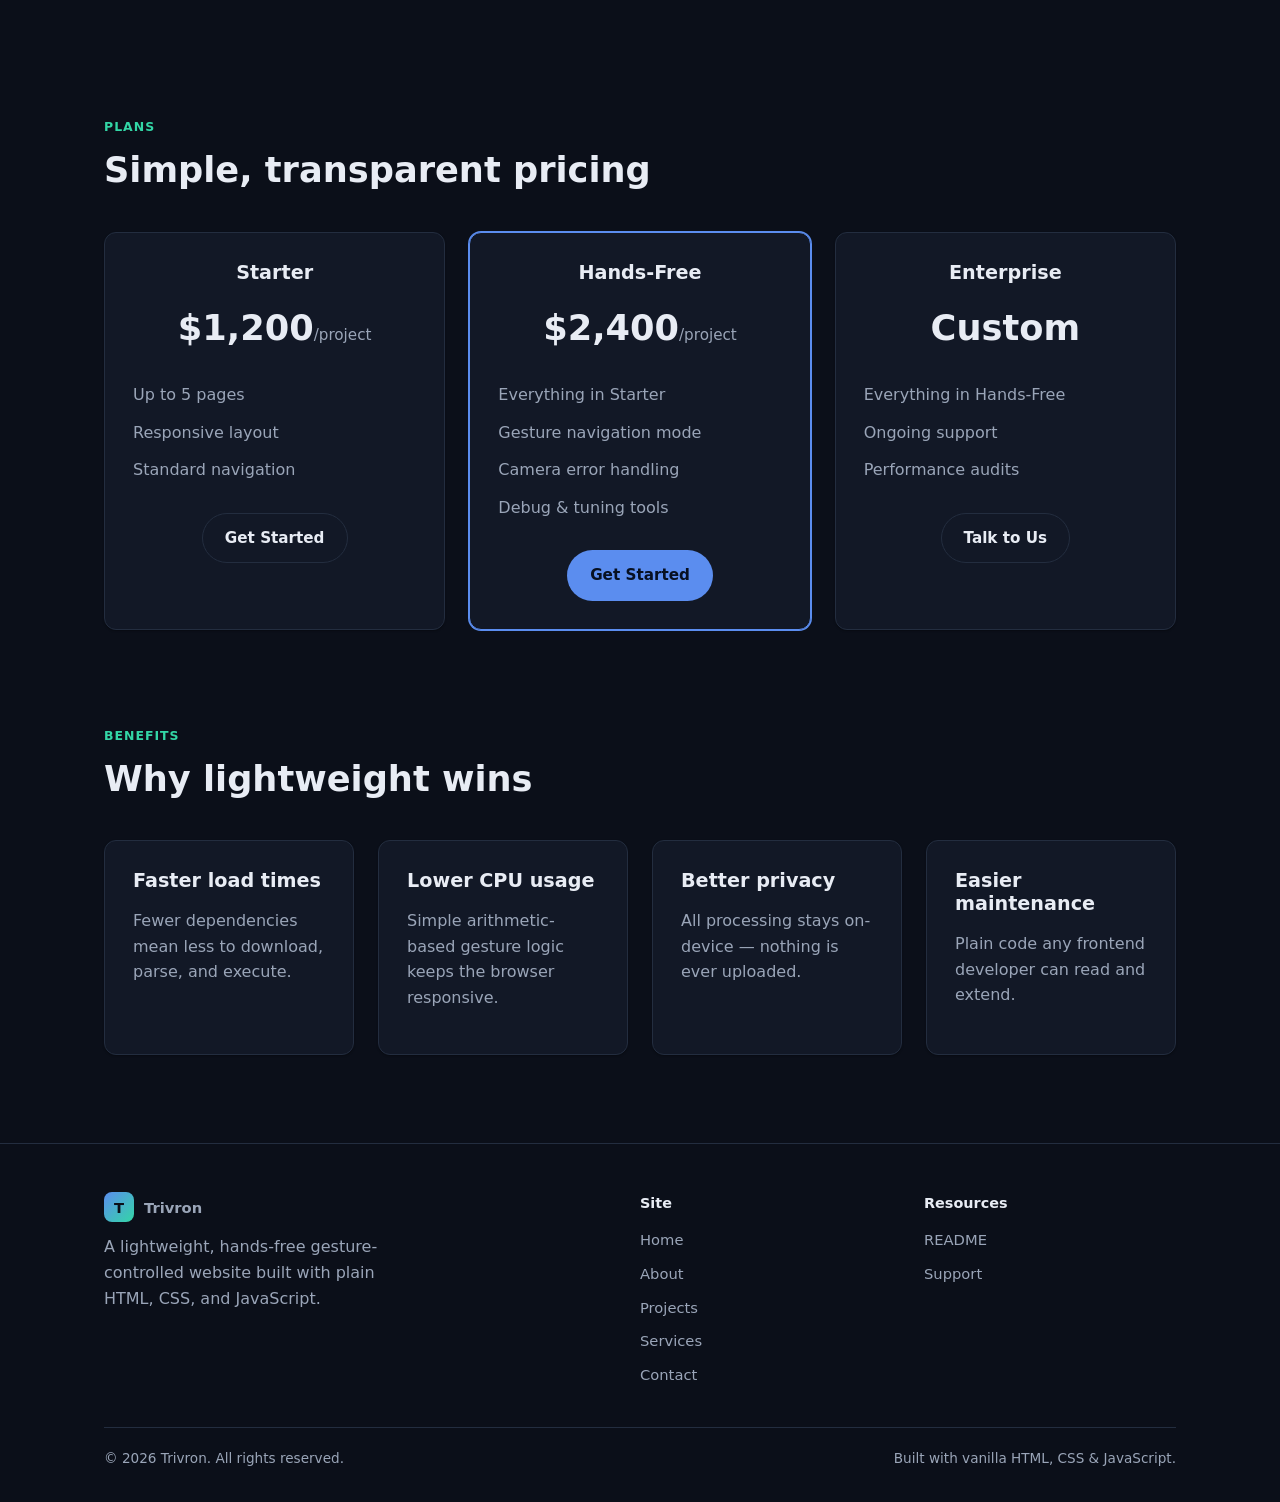
<file: services.html>
<!DOCTYPE html>
<html lang="en">
<head>
<meta charset="UTF-8">
<meta name="viewport" content="width=device-width, initial-scale=1.0">
<title>Services — Trivron</title>
<meta name="description" content="Services offered around lightweight, accessible, gesture-controlled web experiences.">
<link rel="stylesheet" href="css/style.css">
</head>
<body>
<a class="skip-link" href="#main">Skip to content</a>

<header class="navbar">
    <div class="navbar__inner">
        <a class="navbar__brand" href="index.html">
            <span class="navbar__brand-mark">T</span>
            Trivron
        </a>
        <button class="navbar__toggle" id="nav-toggle" aria-expanded="false" aria-controls="nav-links" aria-label="Toggle navigation menu">☰</button>
        <nav aria-label="Primary">
            <ul class="navbar__links" id="nav-links">
                <li><a class="navbar__link" data-nav-link href="index.html">Home</a></li>
                <li><a class="navbar__link" data-nav-link href="about.html">About</a></li>
                <li><a class="navbar__link" data-nav-link href="projects.html">Projects</a></li>
                <li><a class="navbar__link" data-nav-link href="services.html">Services</a></li>
                <li><a class="navbar__link" data-nav-link href="contact.html">Contact</a></li>
            </ul>
        </nav>
    </div>
</header>

<main id="main">

    <section class="hero">
        <div class="container">
            <p class="eyebrow">Services</p>
            <h1>What we can build for you.</h1>
            <p style="max-width:640px;">From a single accessible page to a full hands-free
               experience, we design and build lightweight interfaces that stay fast and reliable.</p>
        </div>
    </section>

    <section class="is-tight">
        <div class="container">
            <div class="grid" style="grid-template-columns:repeat(3,1fr);">
                <div class="card">
                    <div class="card__icon">🧩</div>
                    <h3>Web Design &amp; Build</h3>
                    <p>Modern, responsive multi-page websites built with semantic HTML and clean CSS.</p>
                </div>
                <div class="card">
                    <div class="card__icon">✋</div>
                    <h3>Gesture Interaction</h3>
                    <p>Hands-free navigation layers added on top of existing sites without touching
                       the core experience.</p>
                </div>
                <div class="card">
                    <div class="card__icon">🛠️</div>
                    <h3>Performance Audits</h3>
                    <p>Reviews focused on reducing dependencies, trimming payloads, and keeping
                       interactions smooth.</p>
                </div>
            </div>
        </div>
    </section>

    <section>
        <div class="container" style="max-width:720px;">
            <div class="section-head">
                <p class="eyebrow">Process</p>
                <h2>How an engagement runs</h2>
            </div>
            <ol class="steps">
                <li>
                    <div>
                        <h3>Discover</h3>
                        <p>We map out the pages, content, and interactions your site actually needs.</p>
                    </div>
                </li>
                <li>
                    <div>
                        <h3>Design</h3>
                        <p>A clean, accessible visual system: typography, spacing, and components.</p>
                    </div>
                </li>
                <li>
                    <div>
                        <h3>Build</h3>
                        <p>Lightweight HTML, CSS, and JavaScript — no unnecessary frameworks.</p>
                    </div>
                </li>
                <li>
                    <div>
                        <h3>Tune</h3>
                        <p>Gesture thresholds, transitions, and performance are tested and adjusted.</p>
                    </div>
                </li>
            </ol>
        </div>
    </section>

    <section class="is-tight">
        <div class="container">
            <div class="section-head">
                <p class="eyebrow">Plans</p>
                <h2>Simple, transparent pricing</h2>
            </div>
            <div class="grid" style="grid-template-columns:repeat(3,1fr);">
                <div class="card price-card">
                    <h3>Starter</h3>
                    <div class="price-card__amount">$1,200<span>/project</span></div>
                    <ul>
                        <li>Up to 5 pages</li>
                        <li>Responsive layout</li>
                        <li>Standard navigation</li>
                    </ul>
                    <a class="btn btn--ghost" href="contact.html">Get Started</a>
                </div>
                <div class="card price-card is-featured">
                    <h3>Hands-Free</h3>
                    <div class="price-card__amount">$2,400<span>/project</span></div>
                    <ul>
                        <li>Everything in Starter</li>
                        <li>Gesture navigation mode</li>
                        <li>Camera error handling</li>
                        <li>Debug &amp; tuning tools</li>
                    </ul>
                    <a class="btn btn--primary" href="contact.html">Get Started</a>
                </div>
                <div class="card price-card">
                    <h3>Enterprise</h3>
                    <div class="price-card__amount">Custom</div>
                    <ul>
                        <li>Everything in Hands-Free</li>
                        <li>Ongoing support</li>
                        <li>Performance audits</li>
                    </ul>
                    <a class="btn btn--ghost" href="contact.html">Talk to Us</a>
                </div>
            </div>
        </div>
    </section>

    <section class="is-tight">
        <div class="container">
            <div class="section-head">
                <p class="eyebrow">Benefits</p>
                <h2>Why lightweight wins</h2>
            </div>
            <div class="grid">
                <div class="card"><h3>Faster load times</h3><p>Fewer dependencies mean less to download, parse, and execute.</p></div>
                <div class="card"><h3>Lower CPU usage</h3><p>Simple arithmetic-based gesture logic keeps the browser responsive.</p></div>
                <div class="card"><h3>Better privacy</h3><p>All processing stays on-device — nothing is ever uploaded.</p></div>
                <div class="card"><h3>Easier maintenance</h3><p>Plain code any frontend developer can read and extend.</p></div>
            </div>
        </div>
    </section>

</main>

<footer class="site-footer">
    <div class="container">
        <div class="footer__grid">
            <div>
                <a class="navbar__brand" href="index.html"><span class="navbar__brand-mark">T</span>Trivron</a>
                <p style="margin-top:12px;max-width:320px;">A lightweight, hands-free gesture-controlled website built with plain HTML, CSS, and JavaScript.</p>
            </div>
            <div>
                <h4>Site</h4>
                <ul>
                    <li><a href="index.html">Home</a></li>
                    <li><a href="about.html">About</a></li>
                    <li><a href="projects.html">Projects</a></li>
                    <li><a href="services.html">Services</a></li>
                    <li><a href="contact.html">Contact</a></li>
                </ul>
            </div>
            <div>
                <h4>Resources</h4>
                <ul>
                    <li><a href="README.md">README</a></li>
                    <li><a href="contact.html">Support</a></li>
                </ul>
            </div>
        </div>
        <div class="footer__bottom">
            <span>© 2026 Trivron. All rights reserved.</span>
            <span>Built with vanilla HTML, CSS &amp; JavaScript.</span>
        </div>
    </div>
</footer>

<div class="hf-panel" id="hf-panel" hidden>
    <div class="hf-panel__video-wrap">
        <video id="hf-video" autoplay playsinline aria-label="Camera preview for hand tracking"></video>
        <button class="hf-panel__minimize" id="hf-minimize" aria-expanded="true" aria-label="Minimize camera preview">–</button>
    </div>
    <div class="hf-panel__status">
        <span class="hf-dot" id="hf-status-dot"></span>
        <span id="hf-status-text">Waiting for hand...</span>
    </div>
    <div class="hf-panel__gesture" id="hf-gesture-text"></div>
</div>

<div class="hf-error" id="hf-error" role="alert" hidden>
    <p id="hf-error-text"></p>
    <button id="hf-error-dismiss">Dismiss</button>
</div>

<pre class="hf-debug" id="hf-debug" hidden><code id="hf-debug-content"></code></pre>

<button class="hf-toggle" id="hf-toggle" type="button" aria-pressed="false" aria-label="Toggle hands-free gesture mode">
    <span class="hf-toggle__icon" aria-hidden="true">✋</span>
    <span>Hands-Free Mode</span>
    <span class="hf-toggle__label" id="hf-toggle-label">OFF</span>
</button>

<script src="js/config.js"></script>
<script src="js/navigation.js"></script>
<script src="js/hand-gesture-utility.js"></script>
<script src="js/app.js"></script>
</body>
</html>
</file>
<file: css/style.css>
/* =========================================================================
   style.css -- shared across every page. One file, no per-page overrides,
   so navbar/typography/cards/footer stay visually consistent for free.
   ========================================================================= */

:root {
    --color-bg: #0b0f19;
    --color-surface: #121826;
    --color-surface-2: #182131;
    --color-border: #232d3f;
    --color-text: #e8ecf4;
    --color-text-dim: #9aa5b8;
    --color-primary: #5b8def;
    --color-primary-dim: #3d6bd0;
    --color-accent: #33d6a6;
    --color-danger: #ef5b5b;
    --shadow-sm: 0 1px 2px rgba(0, 0, 0, 0.3);
    --shadow-md: 0 8px 24px rgba(0, 0, 0, 0.35);
    --radius: 12px;
    --radius-sm: 8px;
    --nav-height: 68px;
    --max-width: 1120px;
    --transition-fast: 160ms ease;
    --transition-med: 280ms cubic-bezier(0.22, 0.61, 0.36, 1);
}

* { box-sizing: border-box; }

html { scroll-behavior: smooth; }

body {
    margin: 0;
    font-family: "Segoe UI", system-ui, -apple-system, Roboto, Helvetica, Arial, sans-serif;
    background: var(--color-bg);
    color: var(--color-text);
    line-height: 1.6;
    -webkit-font-smoothing: antialiased;
}

img { max-width: 100%; display: block; }

a { color: var(--color-primary); }

.container {
    max-width: var(--max-width);
    margin: 0 auto;
    padding: 0 24px;
}

/* Visible focus states everywhere (section 23) */
a:focus-visible,
button:focus-visible,
input:focus-visible,
textarea:focus-visible {
    outline: 2px solid var(--color-primary);
    outline-offset: 2px;
}

.skip-link {
    position: absolute;
    left: -999px;
    top: 0;
    background: var(--color-primary);
    color: #fff;
    padding: 10px 16px;
    border-radius: 0 0 8px 0;
    z-index: 200;
}
.skip-link:focus { left: 0; }

/* ---------------------------------------------------------------------
   Navbar
   --------------------------------------------------------------------- */
.navbar {
    position: sticky;
    top: 0;
    z-index: 100;
    height: var(--nav-height);
    display: flex;
    align-items: center;
    background: rgba(11, 15, 25, 0.85);
    backdrop-filter: blur(10px);
    border-bottom: 1px solid var(--color-border);
}

.navbar__inner {
    width: 100%;
    max-width: var(--max-width);
    margin: 0 auto;
    padding: 0 24px;
    display: flex;
    align-items: center;
    justify-content: space-between;
}

.navbar__brand {
    display: flex;
    align-items: center;
    gap: 10px;
    font-weight: 700;
    font-size: 1.1rem;
    color: var(--color-text);
    text-decoration: none;
}

.navbar__brand-mark {
    width: 30px;
    height: 30px;
    border-radius: 8px;
    background: linear-gradient(135deg, var(--color-primary), var(--color-accent));
    display: grid;
    place-items: center;
    color: #0b0f19;
    font-weight: 800;
}

.navbar__links {
    display: flex;
    gap: 4px;
    list-style: none;
    margin: 0;
    padding: 0;
}

.navbar__link {
    display: inline-block;
    padding: 10px 16px;
    border-radius: var(--radius-sm);
    color: var(--color-text-dim);
    text-decoration: none;
    font-weight: 500;
    font-size: 0.95rem;
    transition: color var(--transition-fast), background var(--transition-fast);
}

.navbar__link:hover { color: var(--color-text); background: var(--color-surface-2); }

.navbar__link.is-active {
    color: var(--color-text);
    background: var(--color-surface-2);
    box-shadow: inset 0 -2px 0 var(--color-primary);
}

.navbar__toggle {
    display: none;
    background: none;
    border: 1px solid var(--color-border);
    border-radius: var(--radius-sm);
    color: var(--color-text);
    padding: 8px 10px;
    cursor: pointer;
}

/* ---------------------------------------------------------------------
   Page transition surface (section 19)
   --------------------------------------------------------------------- */
main {
    display: block;
    opacity: 0;
    transform: translateX(0);
}

body.is-entering-right main { transform: translateX(28px); opacity: 0; }
body.is-entering-left main  { transform: translateX(-28px); opacity: 0; }

body.is-ready main {
    opacity: 1;
    transform: translateX(0);
    transition: opacity var(--transition-med), transform var(--transition-med);
}

body.is-leaving-left main  { opacity: 0; transform: translateX(-28px); transition: opacity 180ms ease, transform 180ms ease; }
body.is-leaving-right main { opacity: 0; transform: translateX(28px); transition: opacity 180ms ease, transform 180ms ease; }

/* ---------------------------------------------------------------------
   Generic section / hero / cards
   --------------------------------------------------------------------- */
section { padding: 72px 0; }
section.is-tight { padding: 48px 0; }

.eyebrow {
    text-transform: uppercase;
    letter-spacing: 0.08em;
    font-size: 0.78rem;
    font-weight: 700;
    color: var(--color-accent);
    margin: 0 0 12px;
}

h1, h2, h3 { line-height: 1.2; margin: 0 0 16px; }
h1 { font-size: clamp(2.2rem, 4vw, 3.2rem); }
h2 { font-size: clamp(1.6rem, 3vw, 2.2rem); }
h3 { font-size: 1.2rem; }
p { color: var(--color-text-dim); margin: 0 0 16px; }

.section-head { max-width: 640px; margin-bottom: 40px; }

.hero {
    padding: 96px 0 72px;
    background:
        radial-gradient(circle at 15% 20%, rgba(91, 141, 239, 0.18), transparent 45%),
        radial-gradient(circle at 85% 0%, rgba(51, 214, 166, 0.14), transparent 40%);
}

.hero__grid {
    display: grid;
    grid-template-columns: 1.1fr 0.9fr;
    gap: 48px;
    align-items: center;
}

.hero__actions { display: flex; gap: 12px; flex-wrap: wrap; margin-top: 28px; }

.hero__art {
    aspect-ratio: 4 / 3;
    border-radius: var(--radius);
    background: linear-gradient(145deg, var(--color-surface), var(--color-surface-2));
    border: 1px solid var(--color-border);
    display: grid;
    place-items: center;
    color: var(--color-text-dim);
    font-size: 4rem;
}

.btn {
    display: inline-flex;
    align-items: center;
    gap: 8px;
    padding: 12px 22px;
    border-radius: 999px;
    font-weight: 600;
    font-size: 0.95rem;
    text-decoration: none;
    border: 1px solid transparent;
    cursor: pointer;
    transition: transform var(--transition-fast), background var(--transition-fast), border-color var(--transition-fast);
}
.btn:hover { transform: translateY(-1px); }

.btn--primary { background: var(--color-primary); color: #071022; }
.btn--primary:hover { background: #6f9bf3; }

.btn--ghost { background: transparent; color: var(--color-text); border-color: var(--color-border); }
.btn--ghost:hover { background: var(--color-surface-2); }

.grid {
    display: grid;
    gap: 24px;
    grid-template-columns: repeat(auto-fit, minmax(240px, 1fr));
}

.card {
    background: var(--color-surface);
    border: 1px solid var(--color-border);
    border-radius: var(--radius);
    padding: 28px;
    box-shadow: var(--shadow-sm);
    transition: transform var(--transition-fast), box-shadow var(--transition-fast), border-color var(--transition-fast);
}
.card:hover { transform: translateY(-3px); box-shadow: var(--shadow-md); border-color: #2c3852; }

.card__icon {
    width: 44px;
    height: 44px;
    border-radius: 10px;
    display: grid;
    place-items: center;
    background: var(--color-surface-2);
    font-size: 1.3rem;
    margin-bottom: 16px;
}

.stat-row {
    display: grid;
    gap: 24px;
    grid-template-columns: repeat(auto-fit, minmax(160px, 1fr));
    padding: 32px 0;
    border-top: 1px solid var(--color-border);
    border-bottom: 1px solid var(--color-border);
}
.stat { text-align: center; }
.stat__num { font-size: 2rem; font-weight: 800; color: var(--color-text); }
.stat__label { font-size: 0.85rem; color: var(--color-text-dim); }

.cta {
    background: linear-gradient(135deg, var(--color-surface), var(--color-surface-2));
    border: 1px solid var(--color-border);
    border-radius: var(--radius);
    padding: 48px;
    text-align: center;
}

/* ---- timeline (About) ---- */
.timeline { list-style: none; margin: 0; padding: 0; border-left: 2px solid var(--color-border); }
.timeline li { position: relative; padding: 0 0 32px 28px; }
.timeline li::before {
    content: "";
    position: absolute;
    left: -7px; top: 4px;
    width: 12px; height: 12px;
    border-radius: 50%;
    background: var(--color-primary);
    box-shadow: 0 0 0 4px rgba(91, 141, 239, 0.2);
}
.timeline time { display: block; font-size: 0.8rem; color: var(--color-accent); font-weight: 700; margin-bottom: 4px; }

/* ---- process steps (Services) ---- */
.steps { counter-reset: step; list-style: none; margin: 0; padding: 0; display: grid; gap: 20px; }
.steps li {
    counter-increment: step;
    display: flex;
    gap: 18px;
    align-items: flex-start;
    background: var(--color-surface);
    border: 1px solid var(--color-border);
    border-radius: var(--radius);
    padding: 20px 24px;
}
.steps li::before {
    content: counter(step);
    flex: none;
    width: 36px; height: 36px;
    border-radius: 50%;
    background: var(--color-surface-2);
    color: var(--color-accent);
    font-weight: 800;
    display: grid; place-items: center;
}

/* ---- pricing (Services) ---- */
.price-card { text-align: center; border-color: var(--color-border); }
.price-card.is-featured { border-color: var(--color-primary); box-shadow: 0 0 0 1px var(--color-primary); }
.price-card__amount { font-size: 2.2rem; font-weight: 800; margin: 8px 0 20px; }
.price-card__amount span { font-size: 0.95rem; color: var(--color-text-dim); font-weight: 500; }
.price-card ul { list-style: none; padding: 0; margin: 0 0 24px; text-align: left; }
.price-card li { padding: 6px 0; color: var(--color-text-dim); }

/* ---- contact form ---- */
.contact-grid { display: grid; grid-template-columns: 1fr 1fr; gap: 48px; }

.form-field { margin-bottom: 18px; }
.form-field label { display: block; font-size: 0.85rem; font-weight: 600; margin-bottom: 6px; }
.form-field input,
.form-field textarea {
    width: 100%;
    padding: 12px 14px;
    border-radius: var(--radius-sm);
    border: 1px solid var(--color-border);
    background: var(--color-surface);
    color: var(--color-text);
    font: inherit;
    resize: vertical;
}
.form-field input:focus,
.form-field textarea:focus { border-color: var(--color-primary); }

.social-links { display: flex; gap: 10px; flex-wrap: wrap; margin-top: 20px; }
.social-links a {
    width: 40px; height: 40px;
    border-radius: 50%;
    display: grid; place-items: center;
    background: var(--color-surface-2);
    border: 1px solid var(--color-border);
    text-decoration: none;
    color: var(--color-text);
}
.social-links a:hover { border-color: var(--color-primary); }

.info-row { display: flex; gap: 14px; margin-bottom: 18px; }
.info-row .card__icon { margin-bottom: 0; flex: none; }

/* ---------------------------------------------------------------------
   Footer
   --------------------------------------------------------------------- */
footer.site-footer {
    border-top: 1px solid var(--color-border);
    padding: 48px 0 32px;
    margin-top: 40px;
}
.footer__grid { display: grid; grid-template-columns: 2fr 1fr 1fr; gap: 32px; margin-bottom: 32px; }
.footer__grid h4 { margin: 0 0 12px; font-size: 0.9rem; }
.footer__grid ul { list-style: none; margin: 0; padding: 0; }
.footer__grid li { margin-bottom: 8px; }
.footer__grid a { color: var(--color-text-dim); text-decoration: none; font-size: 0.92rem; }
.footer__grid a:hover { color: var(--color-text); }
.footer__bottom {
    display: flex; justify-content: space-between; align-items: center; flex-wrap: wrap; gap: 12px;
    padding-top: 20px; border-top: 1px solid var(--color-border);
    color: var(--color-text-dim); font-size: 0.85rem;
}

/* =========================================================================
   Hands-Free Mode widget
   ========================================================================= */
.hf-toggle {
    position: fixed;
    right: 24px;
    bottom: 24px;
    z-index: 150;
    display: flex;
    align-items: center;
    gap: 10px;
    padding: 14px 20px;
    border-radius: 999px;
    border: 1px solid var(--color-border);
    background: var(--color-surface);
    color: var(--color-text);
    box-shadow: var(--shadow-md);
    cursor: pointer;
    font: inherit;
    font-weight: 600;
}
.hf-toggle:hover { border-color: var(--color-primary); }
.hf-toggle__icon { font-size: 1.15rem; }
.hf-toggle__label {
    font-size: 0.72rem;
    letter-spacing: 0.04em;
    padding: 3px 9px;
    border-radius: 999px;
    background: var(--color-surface-2);
    color: var(--color-text-dim);
}
.hf-toggle.is-on .hf-toggle__label { background: var(--color-accent); color: #04231a; }
.hf-toggle.is-starting .hf-toggle__label { background: var(--color-primary-dim); color: #fff; }

.hf-panel {
    position: fixed;
    right: 24px;
    bottom: 92px;
    z-index: 150;
    width: 230px;
    background: var(--color-surface);
    border: 1px solid var(--color-border);
    border-radius: var(--radius);
    box-shadow: var(--shadow-md);
    overflow: hidden;
}

.hf-panel__video-wrap { position: relative; background: #000; aspect-ratio: 4 / 3; }
.hf-panel.is-minimized .hf-panel__video-wrap { display: none; }

.hf-panel video {
    width: 100%; height: 100%;
    object-fit: cover;
    transform: scaleX(-1);   /* mirror the preview to match on-screen movement */
    display: block;
}

.hf-panel__minimize {
    position: absolute;
    top: 6px; right: 6px;
    width: 26px; height: 26px;
    border-radius: 50%;
    border: none;
    background: rgba(0, 0, 0, 0.55);
    color: #fff;
    cursor: pointer;
    line-height: 1;
    font-size: 0.85rem;
}

.hf-panel__status {
    display: flex;
    align-items: center;
    gap: 8px;
    padding: 10px 12px;
    font-size: 0.82rem;
    font-weight: 600;
    border-top: 1px solid var(--color-border);
}

.hf-dot {
    width: 9px; height: 9px;
    border-radius: 50%;
    background: var(--color-text-dim);
    flex: none;
}
.hf-dot--waiting { background: #e2b13c; }
.hf-dot--active { background: var(--color-accent); box-shadow: 0 0 0 3px rgba(51, 214, 166, 0.2); }
.hf-dot--cooldown { background: var(--color-primary); }

.hf-panel__gesture {
    padding: 0 12px 12px;
    font-size: 0.78rem;
    color: var(--color-text-dim);
    opacity: 0;
    transition: opacity 160ms ease;
}
.hf-panel__gesture.is-visible { opacity: 1; }

.hf-error {
    position: fixed;
    right: 24px;
    bottom: 92px;
    z-index: 160;
    max-width: 280px;
    background: var(--color-surface);
    border: 1px solid var(--color-danger);
    border-radius: var(--radius);
    padding: 16px;
    box-shadow: var(--shadow-md);
    font-size: 0.85rem;
}
.hf-error p { color: var(--color-text); margin: 0 0 12px; }
.hf-error button {
    background: var(--color-danger);
    border: none;
    color: #fff;
    padding: 6px 14px;
    border-radius: var(--radius-sm);
    cursor: pointer;
    font: inherit;
    font-weight: 600;
}

.hf-debug {
    position: fixed;
    left: 24px;
    bottom: 24px;
    z-index: 150;
    background: rgba(6, 9, 16, 0.92);
    border: 1px solid var(--color-border);
    border-radius: var(--radius-sm);
    padding: 12px 14px;
    color: #9ff7d0;
    font-family: "Cascadia Code", Consolas, "SF Mono", monospace;
    font-size: 0.75rem;
    white-space: pre;
    max-width: 260px;
}

/* ---------------------------------------------------------------------
   Responsive
   --------------------------------------------------------------------- */
@media (max-width: 860px) {
    .hero__grid, .contact-grid { grid-template-columns: 1fr; }
    .footer__grid { grid-template-columns: 1fr 1fr; }
}

@media (max-width: 720px) {
    .navbar__links {
        position: absolute;
        top: var(--nav-height);
        left: 0; right: 0;
        flex-direction: column;
        background: var(--color-bg);
        border-bottom: 1px solid var(--color-border);
        padding: 8px;
        display: none;
    }
    .navbar__links.is-open { display: flex; }
    .navbar__toggle { display: inline-flex; align-items: center; }
    .footer__grid { grid-template-columns: 1fr; }
    .hf-panel, .hf-error { right: 12px; width: 200px; }
    .hf-toggle { right: 12px; bottom: 12px; padding: 12px 16px; }
    .hf-debug { left: 12px; bottom: 12px; max-width: 200px; }
}

/* Respect reduced-motion preference: keep functionality, drop the motion. */
@media (prefers-reduced-motion: reduce) {
    html { scroll-behavior: auto; }
    main, body.is-leaving-left main, body.is-leaving-right main,
    body.is-ready main, .card, .btn { transition: none !important; transform: none !important; }
}
</file>
